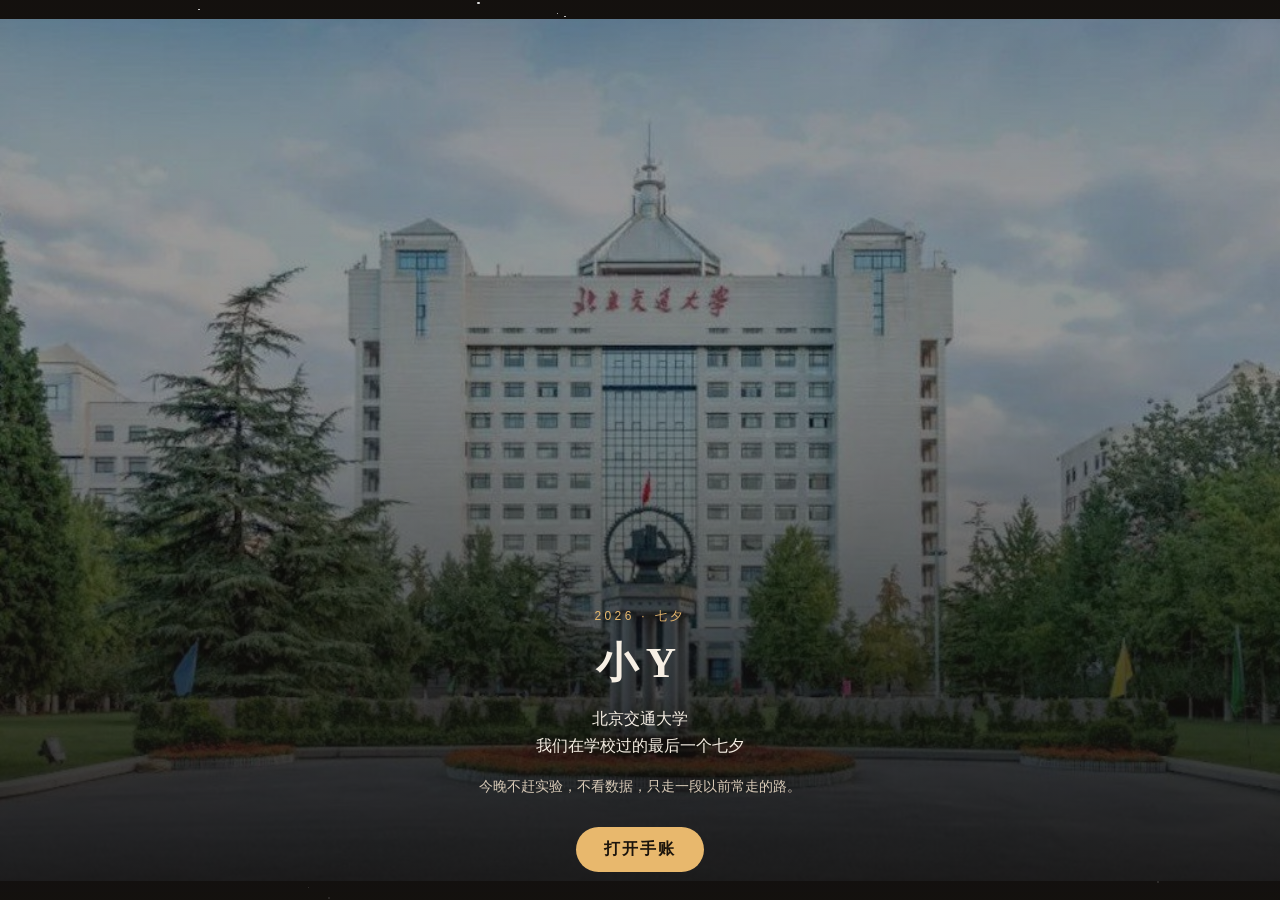
<file: index.html>
<!DOCTYPE html>
<html lang="zh-CN">
  <head>
    <meta charset="UTF-8" />
    <meta name="viewport" content="width=device-width, initial-scale=1, maximum-scale=1, viewport-fit=cover" />
    <meta name="format-detection" content="telephone=no" />
    <meta name="description" content="小Y，这是我们在北京交通大学过的最后一个七夕。" />
    <title>给小Y · 交大最后一个七夕</title>
    <link rel="stylesheet" href="style.css" />
  </head>
  <body>
    <div id="wechat-tip" class="wechat-tip hidden">微信里可能打不开页面。点右上角 ··· ，选「在浏览器打开」。</div>
    <div id="stars" class="stars" aria-hidden="true"></div>

    <section id="cover" class="screen cover">
      <img class="cover-photo" src="photos/library.jpg" alt="北京交通大学图书馆" />
      <div class="cover-mask"></div>
      <div class="cover-copy">
        <p class="kicker">2026 · 七夕</p>
        <h1>小Y</h1>
        <p class="lead">北京交通大学<br />我们在学校过的最后一个七夕</p>
        <p class="sub">今晚不赶实验，不看数据，只走一段以前常走的路。</p>
        <button id="enter-btn" type="button">打开手账</button>
      </div>
    </section>

    <section id="journey" class="screen journey hidden">
      <header class="topbar">
        <p>北京交通大学 · 夜路</p>
        <p id="progress">已点亮 0 / 7</p>
      </header>
      <p class="journey-hint">点亮七站，七夕的信才会打开。</p>
      <ol class="path" id="path"></ol>
    </section>

    <div id="card" class="sheet hidden" role="dialog" aria-modal="true">
      <div class="sheet-panel">
        <button class="icon-close" id="close-card" type="button" aria-label="关闭">×</button>
        <img id="card-photo" alt="" />
        <p class="card-place" id="card-place"></p>
        <h2 id="card-title"></h2>
        <p class="card-body" id="card-body"></p>
        <button id="light-btn" type="button">点亮这一站</button>
      </div>
    </div>

    <section id="letter" class="screen letter hidden">
      <p class="kicker">第七站之后</p>
      <h2>写给小Y</h2>
      <article class="letter-paper">
        <p>小Y：</p>
        <p>今年是我们在一起的第二年，也是第一次一起过七夕。更特殊的是，这是我们在北京交通大学过的最后一个七夕。</p>
        <p>图书馆还在，机械楼的灯也还是那样晚。实验该崩的还是会崩，图该重画的还是得重画，你赶硕士的节点，我在博士这条路上慢慢磨。我们不是没有烦过，只是烦完以后，还是会走到西操场，再把你送到学苑宿舍楼下。</p>
        <p>天佑会堂记下的是学校里的热闹，看台上、夜路里、滑雪索道上也是。校园这一章要合上了，不是我们要合上。地点会换成别的，人还在。</p>
        <p>所以今晚不讲大道理。只把我们自己的三句话留给你。</p>
      </article>
      <div class="chant">
        <p>知道啦！！！</p>
        <p>烦死啦！！！</p>
        <p>我爱你！！！</p>
      </div>
      <div class="film">
        <img src="photos/concert.jpg" alt="一起去过的现场" />
        <img src="photos/pitch.jpg" alt="西操场" />
        <img src="photos/p407.jpg" alt="看台" />
        <img src="photos/p402.jpg" alt="一起吃饭" />
        <img src="photos/night.jpg" alt="夜路" />
        <img src="photos/ski.jpg" alt="滑雪" />
      </div>
      <p class="sign">交大校园的最后一个七夕<br />给你，也给我们后面的路</p>
      <button id="copy-btn" type="button">复制这三句发给我</button>
      <p id="copy-ok" class="copy-ok hidden">已复制。你回我「今晚收到了」就好。</p>
    </section>

    <script src="app.js"></script>
  </body>
</html>
</file>
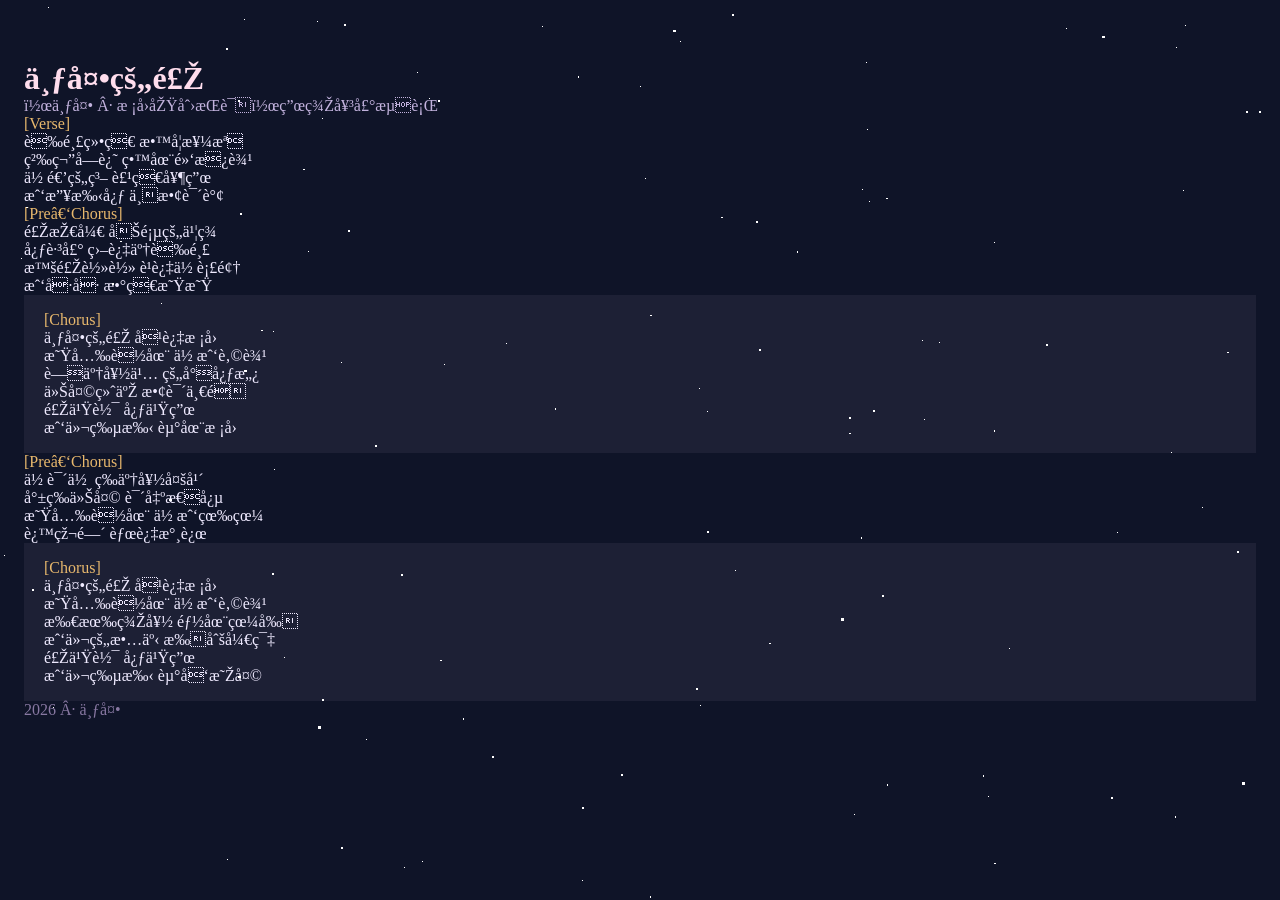
<file: song.html>
<!DOCTYPE html>
<html lang="zh‑CN">
<head>
<meta charset="UTF‑8">
<meta name="viewport" content="width=device‑width, initial‑scale=1.0">
<title>七夕的风｜七夕原创歌词</title>
<style>
*{margin:0;padding:0;box‑sizing:border‑box;}
body{
  min‑height:100vh;
  background:#0f1428;
  color:#f8f2ff;
  font‑family:"PingFang SC",sans‑serif;
  position:relative;
  overflow‑x:hidden;
  padding:60px 24px 80px;
}
.star{
  position:fixed;
  border‑radius:50%;
  background:#fff;
  animation:twinkle 4s ease‑in‑out infinite;
  pointer‑events:none;
  z‑index:0;
}
@keyframes twinkle{
  0%,100%{opacity:0.15;}
  50%{opacity:0.8;}
}
.wrapper{
  max‑width:520px;
  margin:0 auto;
  position:relative;
  z‑index:1;
}
h1{
  text‑align:center;
  font‑size:34px;
  letter‑spacing:4px;
  color:#ffdded;
  margin‑bottom:12px;
}
.sub‑title{
  text‑align:center;
  color:#c2b2dd;
  font‑size:14px;
  margin‑bottom:48px;
}
.lyric‑block{
  margin‑bottom:32px;
}
.part‑tag{
  color:#e8b86d;
  font‑size:13px;
  margin‑bottom:8px;
  letter‑spacing:1px;
}
.lyric‑line{
  font‑size:17px;
  line‑height:2.1;
  color:#efeaff;
}
.chorus‑lines{
  background:rgba(255,220,240,0.06);
  padding:16px 20px;
  border‑radius:14px;
  border‑left:3px solid #e8b86d;
}
.footer‑tip{
  margin‑top:60px;
  text‑align:center;
  color:#8878a2;
  font‑size:13px;
}
</style>
</head>
<body>
<div class="wrapper">
  <h1>七夕的风</h1>
  <div class="sub‑title">｜七夕 · 校园原创歌词｜甜美女声流行</div>

  <div class="lyric‑block">
    <div class="part‑tag">[Verse]</div>
    <div class="lyric‑line">蝉鸣绕着 教学楼檐</div>
    <div class="lyric‑line">粉笔字还 留在黑板边</div>
    <div class="lyric‑line">你递的糖 裹着奶甜</div>
    <div class="lyric‑line">我攥手心 不敢说谢</div>
  </div>

  <div class="lyric‑block">
    <div class="part‑tag">[Pre‑Chorus]</div>
    <div class="lyric‑line">风掀开 半页的书签</div>
    <div class="lyric‑line">心跳声 盖过了蝉鸣</div>
    <div class="lyric‑line">晚风轻轻 蹭过你衣领</div>
    <div class="lyric‑line">我偷偷 数着星星</div>
  </div>

  <div class="lyric‑block chorus‑lines">
    <div class="part‑tag">[Chorus]</div>
    <div class="lyric‑line">七夕的风 吹过校园</div>
    <div class="lyric‑line">星光落在 你我肩边</div>
    <div class="lyric‑line">藏了好久 的小心愿</div>
    <div class="lyric‑line">今天终于 敢说一遍</div>
    <div class="lyric‑line">风也软 心也甜</div>
    <div class="lyric‑line">我们牵手 走在校园</div>
  </div>

  <div class="lyric‑block">
    <div class="part‑tag">[Pre‑Chorus]</div>
    <div class="lyric‑line">你说你 等了好多年</div>
    <div class="lyric‑line">就等今天 说出思念</div>
    <div class="lyric‑line">星光落在 你我眉眼</div>
    <div class="lyric‑line">这瞬间 胜过永远</div>
  </div>

  <div class="lyric‑block chorus‑lines">
    <div class="part‑tag">[Chorus]</div>
    <div class="lyric‑line">七夕的风 吹过校园</div>
    <div class="lyric‑line">星光落在 你我肩边</div>
    <div class="lyric‑line">所有美好 都在眼前</div>
    <div class="lyric‑line">我们的故事 才刚开篇</div>
    <div class="lyric‑line">风也软 心也甜</div>
    <div class="lyric‑line">我们牵手 走向明天</div>
  </div>

  <div class="footer‑tip">2026 · 七夕</div>
</div>

<script>
//生成闪烁星空
const body = document.body;
for(let i=0;i<110;i++){
  const s = document.createElement("div");
  s.className = "star";
  const sz = Math.random()*2+0.4;
  s.style.width = sz+"px";
  s.style.height = sz+"px";
  s.style.left = Math.random()*100+"%";
  s.style.top = Math.random()*100+"%";
  s.style.animationDelay = Math.random()*4+"s";
  body.appendChild(s);
}
</script>
</body>
</html>
</file>
<file: style.css>
:root {
  --bg: #14110f;
  --paper: #f4ead6;
  --ink: #2a2218;
  --muted: #8a7a68;
  --lamp: #e8b86d;
  --rose: #c45c48;
  --line: rgba(232, 184, 109, 0.35);
  --safe: env(safe-area-inset-bottom, 16px);
}
* {
  box-sizing: border-box;
  margin: 0;
  padding: 0;
}
html,
body {
  min-height: 100%;
  background: var(--bg);
  color: #f6efe4;
  font-family: "PingFang SC", "Hiragino Sans GB", "Microsoft YaHei", sans-serif;
  -webkit-text-size-adjust: 100%;
}
body {
  overflow-x: hidden;
  opacity:0;
  animation: pageFadeIn 1.2s ease forwards;
}
@keyframes pageFadeIn {
  to { opacity:1; }
}
button {
  font: inherit;
  cursor: pointer;
  border: 0;
}
.hidden {
  display: none !important;
}
.wechat-tip {
  position: sticky;
  top: 0;
  z-index: 9;
  padding: 10px 16px;
  background: #c45c48;
  color: #fff;
  font-size: 13px;
  line-height: 1.5;
  text-align: center;
}
/* 动态闪烁星空，替换原来静态stars */
.stars {
  position: fixed;
  inset: 0;
  pointer-events: none;
  z-index: 0;
}
.star-dot{
  position:absolute;
  background:#fff;
  border-radius:50%;
  animation: twinkle 4s ease‑in‑out infinite;
}
@keyframes twinkle{
  0%,100%{opacity:0.2;}
  50%{opacity:0.85;}
}
.screen {
  position: relative;
  z-index: 1;
}
.cover {
  min-height: 100svh;
  display: grid;
  place-items: end center;
}
.cover-photo {
  position: absolute;
  inset: 0;
  width: 100%;
  height: 100%;
  object-fit: contain;
  filter: saturate(0.85) brightness(0.72);
}
.cover-mask {
  position: absolute;
  inset: 0;
  background:
    linear-gradient(180deg, rgba(20, 17, 15, 0.15), rgba(20, 17, 15, 0.22) 40%, rgba(20, 17, 15, 0.88));
}
.cover-copy {
  position: relative;
  width: min(420px, calc(100% - 40px));
  padding: 0 0 calc(28px + var(--safe));
  text-align: center;
}
.kicker {
  color: var(--lamp);
  letter-spacing: 0.28em;
  font-size: 12px;
}
.cover h1,
.letter h2 {
  margin: 10px 0 14px;
  font-family: "Songti SC", "STSong", "SimSun", serif;
  font-weight: 600;
  font-size: 42px;
  letter-spacing: 0.18em;
}
.lead {
  line-height: 1.7;
  font-size: 16px;
}
.sub {
  margin: 16px 0 28px;
  color: #d9cbb8;
  line-height: 1.7;
  font-size: 14px;
}
#enter-btn,
#light-btn,
#copy-btn {
  padding: 12px 28px;
  border-radius: 999px;
  color: #1b140c;
  background: var(--lamp);
  font-weight: 700;
  letter-spacing: 0.12em;
  transition: transform 0.2s ease, box-shadow 0.2s ease;
}
#enter-btn:active,#light-btn:active,#copy-btn:active{
  transform: scale(0.97);
  box-shadow: 0 0 12px rgba(232,184,109,0.4);
}
.journey {
  min-height: 100svh;
  padding: 20px 20px calc(40px + var(--safe));
}
.topbar {
  display: flex;
  justify-content: space-between;
  color: var(--lamp);
  font-size: 12px;
  letter-spacing: 0.08em;
}
.journey-hint {
  margin: 18px 0 8px;
  color: #d7c7b2;
  font-size: 14px;
}
.path {
  list-style: none;
  margin-top: 8px;
  padding-left: 18px;
  border-left: 1px dashed var(--line);
}
.path li {
  position: relative;
  margin: 20px 0;
}
.stop {
  width: 100%;
  display: grid;
  grid-template-columns: 86px 1fr;
  gap: 14px;
  padding: 0;
  text-align: left;
  color: inherit;
  background: transparent;
  transition: opacity 0.3s ease;
}
.stop::before {
  content: "";
  position: absolute;
  left: -24px;
  top: 34px;
  width: 11px;
  height: 11px;
  border-radius: 50%;
  background: #3a3228;
  box-shadow: 0 0 0 4px rgba(20, 17, 15, 1);
  transition: all 0.5s ease;
}
.stop.lit::before {
  background: var(--lamp);
  box-shadow: 0 0 0 4px rgba(20, 17, 15, 1), 0 0 18px 5px var(--lamp);
}
.thumb {
  width: 86px;
  height: 86px;
  object-fit: contain;
  border-radius: 10px;
  border: 1px solid rgba(244, 234, 214, 0.2);
}
.meta small {
  display: block;
  color: var(--lamp);
  letter-spacing: 0.14em;
  font-size: 11px;
}
.meta strong {
  display: block;
  margin: 6px 0 4px;
  font-size: 18px;
  font-weight: 600;
}
.meta span {
  color: #cbbba7;
  font-size: 13px;
}
.sheet {
  position: fixed;
  inset: 0;
  z-index: 5;
  display: grid;
  place-items: end center;
  background: rgba(12, 10, 8, 0.62);
}
.sheet-panel {
  width: min(520px, 100%);
  max-height: 92svh;
  overflow: auto;
  padding: 18px 18px calc(24px + var(--safe));
  border-radius: 22px 22px 0 0;
  background: #1c1814;
}
.sheet-panel img {
  width: 100%;
  max-height: 42svh;
  object-fit: contain;
  border-radius: 14px;
}
.icon-close {
  float: right;
  width: 36px;
  height: 36px;
  color: #f6efe4;
  background: transparent;
  font-size: 28px;
  line-height: 1;
}
.card-place {
  margin-top: 14px;
  color: var(--lamp);
  letter-spacing: 0.16em;
  font-size: 12px;
}
.sheet h2 {
  margin: 8px 0 10px;
  font-size: 22px;
}
.card-body {
  color: #e6d9c8;
  line-height: 1.85;
  font-size: 15px;
}
#light-btn {
  display: block;
  width: 100%;
  margin-top: 18px;
}
.letter {
  min-height: 100svh;
  padding: 32px 22px calc(40px + var(--safe));
  opacity:0;
  transform: translateY(14px);
  transition: opacity 1s ease, transform 1s ease;
}
.letter.visible{
  opacity:1;
  transform: translateY(0);
}
.letter h2 {
  font-size: 32px;
}
.letter-paper {
  margin: 8px 0 22px;
  padding: 22px 18px;
  color: var(--ink);
  background: var(--paper);
  border-radius: 16px;
  box-shadow: 0 16px 40px rgba(0, 0, 0, 0.28);
}
.letter-paper p + p {
  margin-top: 14px;
}
.letter-paper p {
  line-height: 1.9;
  font-size: 15px;
  text-align: justify;
}
.chant {
  margin: 8px 0 24px;
  text-align: center;
}
.chant p {
  margin: 6px 0;
  color: #f3d7a4;
  font-family: "Songti SC", "STSong", "SimSun", serif;
  font-size: 28px;
  letter-spacing: 0.12em;
}
.film {
  display: grid;
  grid-template-columns: 1fr 1fr;
  gap: 8px;
  margin-bottom: 22px;
}
.film img {
  width: 100%;
  height: 120px;
  object-fit: cover;
  border-radius: 10px;
}
.film img:first-child,
.film img:nth-child(6) {
  grid-column: span 2;
  height: 160px;
}
.sign {
  color: #d9cbb8;
  line-height: 1.7;
  text-align: right;
  font-size: 13px;
  margin-bottom: 20px;
}
#copy-btn {
  display: block;
  width: 100%;
}
.copy-ok {
  margin-top: 12px;
  text-align: center;
  color: var(--lamp);
  font-size: 13px;
}
@media (min-width: 720px) {
  .cover-copy,
  .journey,
  .letter,
  .sheet-panel {
    margin-inline: auto;
  }
  .journey,
  .letter {
    width: min(560px, 100%);
  }
}
</file>
